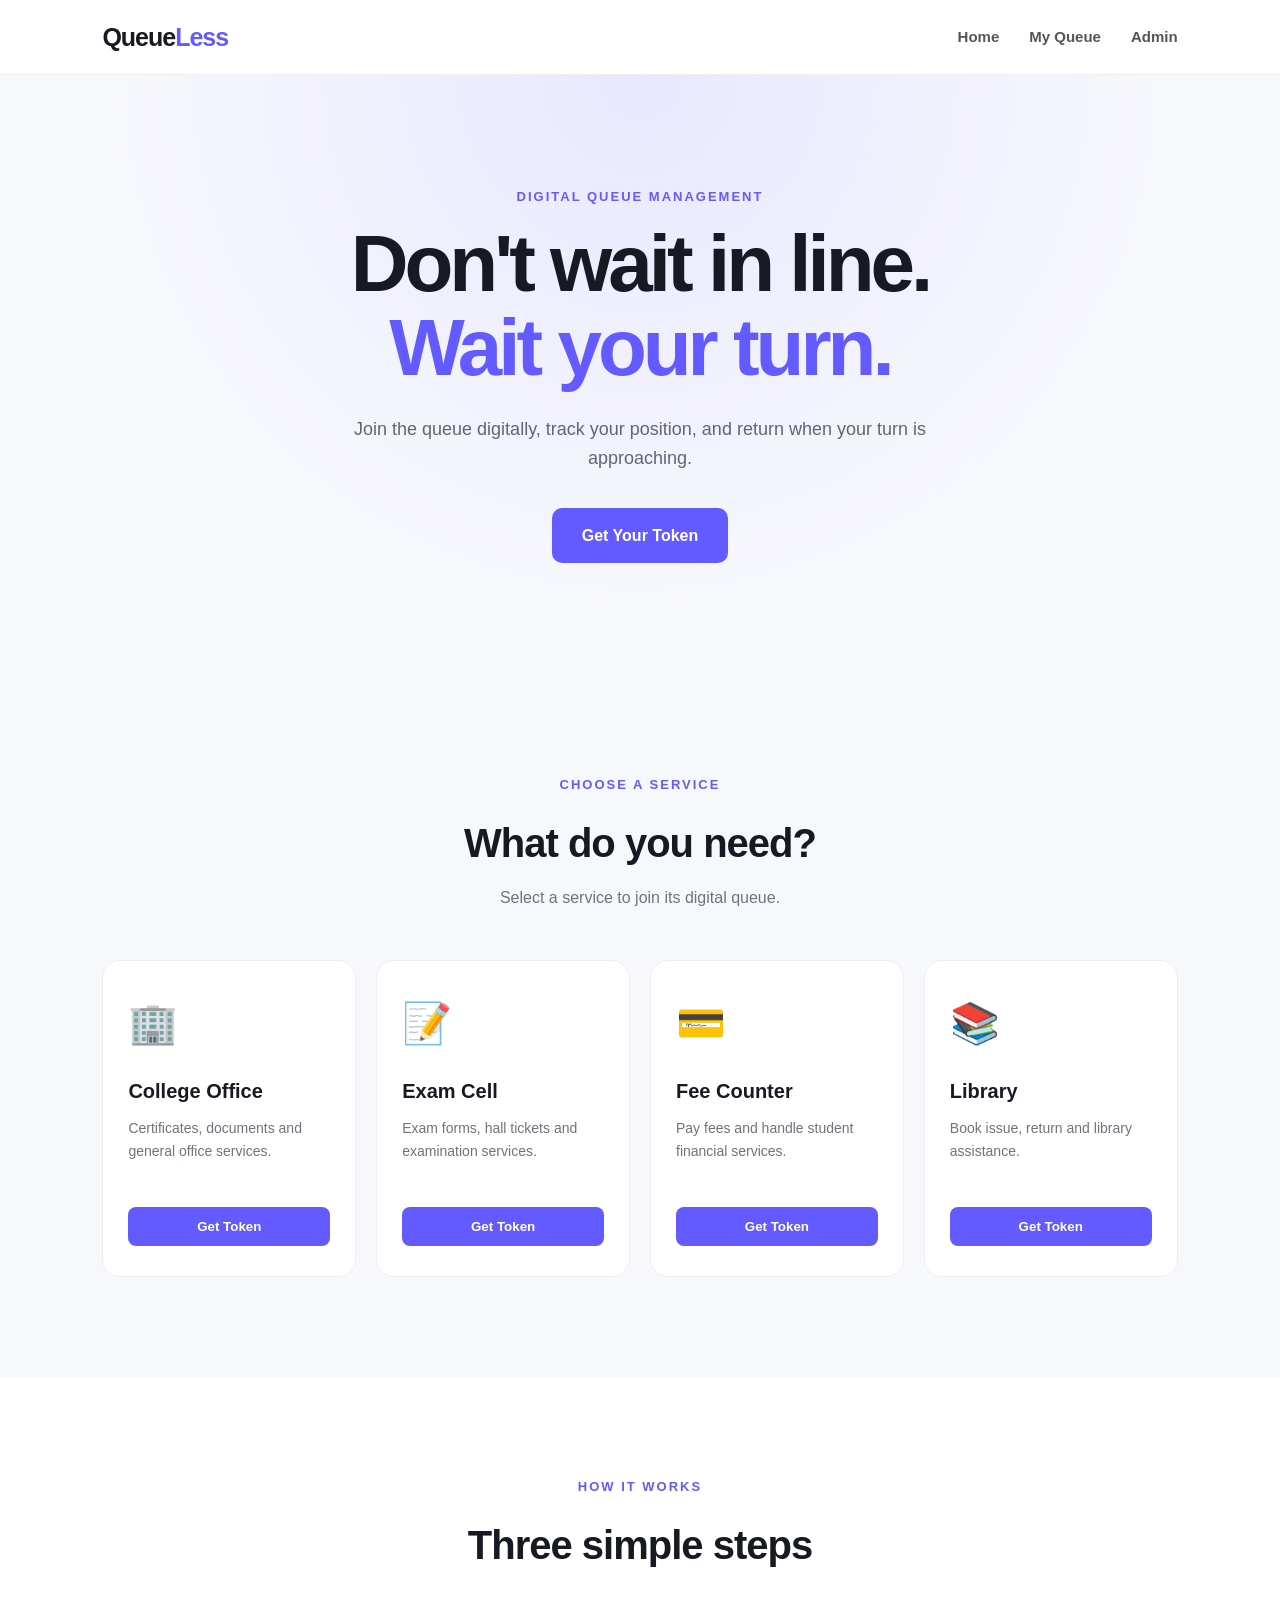
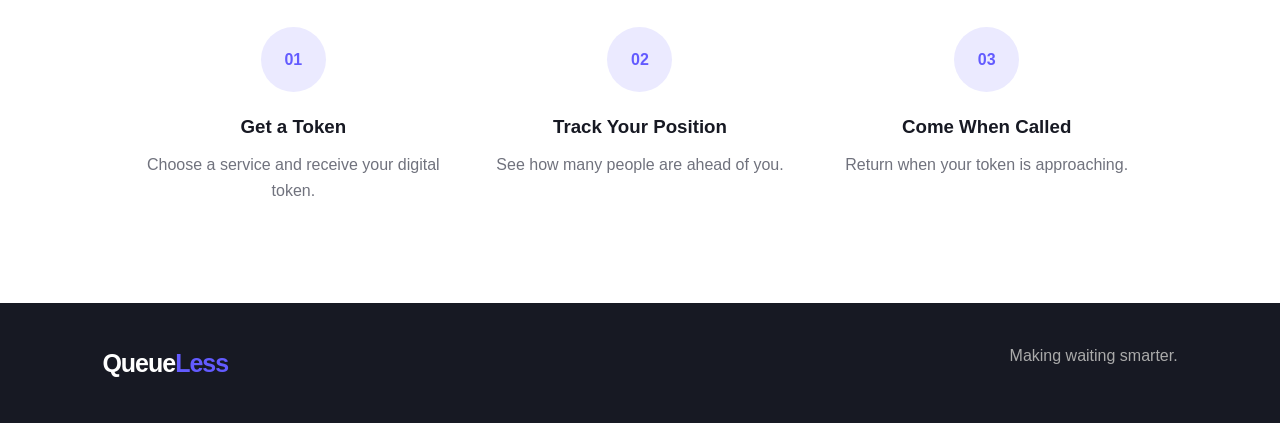
<file: index.html>
<!DOCTYPE html>
<html lang="en">
<head>
    <meta charset="UTF-8">
    <meta name="viewport" content="width=device-width, initial-scale=1.0">

    <title>QueueLess - Digital Queue Management</title>

    <link rel="stylesheet" href="style.css">
</head>

<body>

    <!-- Navigation -->
    <nav class="navbar">

        <div class="logo">
            Queue<span>Less</span>
        </div>

        <div class="nav-links">
            <a href="index.html">Home</a>
            <a href="student.html">My Queue</a>
            <a href="admin.html">Admin</a>
        </div>

    </nav>


    <!-- Hero Section -->
    <section class="hero">

        <div class="hero-content">

            <p class="small-title">DIGITAL QUEUE MANAGEMENT</p>

            <h1>
                Don't wait in line.
                <span>Wait your turn.</span>
            </h1>

            <p class="hero-description">
                Join the queue digitally, track your position,
                and return when your turn is approaching.
            </p>

            <a href="#services" class="main-button">
                Get Your Token
            </a>

        </div>

    </section>


    <!-- Services -->
    <section class="services" id="services">

        <div class="section-heading">

            <p class="small-title">CHOOSE A SERVICE</p>

            <h2>
                What do you need?
            </h2>

            <p>
                Select a service to join its digital queue.
            </p>

        </div>


        <div class="service-container">

            <!-- College Office -->
            <div class="service-card">

                <div class="service-icon">
                    🏢
                </div>

                <h3>College Office</h3>

                <p>
                    Certificates, documents and general office services.
                </p>

                <button
                    class="service-button"
                    onclick="getToken('College Office')">

                    Get Token

                </button>

            </div>


            <!-- Exam Cell -->
            <div class="service-card">

                <div class="service-icon">
                    📝
                </div>

                <h3>Exam Cell</h3>

                <p>
                    Exam forms, hall tickets and examination services.
                </p>

                <button
                    class="service-button"
                    onclick="getToken('Exam Cell')">

                    Get Token

                </button>

            </div>


            <!-- Fee Counter -->
            <div class="service-card">

                <div class="service-icon">
                    💳
                </div>

                <h3>Fee Counter</h3>

                <p>
                    Pay fees and handle student financial services.
                </p>

                <button
                    class="service-button"
                    onclick="getToken('Fee Counter')">

                    Get Token

                </button>

            </div>


            <!-- Library -->
            <div class="service-card">

                <div class="service-icon">
                    📚
                </div>

                <h3>Library</h3>

                <p>
                    Book issue, return and library assistance.
                </p>

                <button
                    class="service-button"
                    onclick="getToken('Library')">

                    Get Token

                </button>

            </div>

        </div>

    </section>


    <!-- How it works -->
    <section class="how-it-works">

        <div class="section-heading">

            <p class="small-title">HOW IT WORKS</p>

            <h2>
                Three simple steps
            </h2>

        </div>


        <div class="steps">

            <div class="step">

                <div class="step-number">
                    01
                </div>

                <h3>Get a Token</h3>

                <p>
                    Choose a service and receive your digital token.
                </p>

            </div>


            <div class="step">

                <div class="step-number">
                    02
                </div>

                <h3>Track Your Position</h3>

                <p>
                    See how many people are ahead of you.
                </p>

            </div>


            <div class="step">

                <div class="step-number">
                    03
                </div>

                <h3>Come When Called</h3>

                <p>
                    Return when your token is approaching.
                </p>

            </div>

        </div>

    </section>


    <!-- Footer -->
    <footer>

        <div class="logo">
            Queue<span>Less</span>
        </div>

        <p>
            Making waiting smarter.
        </p>

    </footer>


    <script src="script.js"></script>

</body>
</html>
</file>
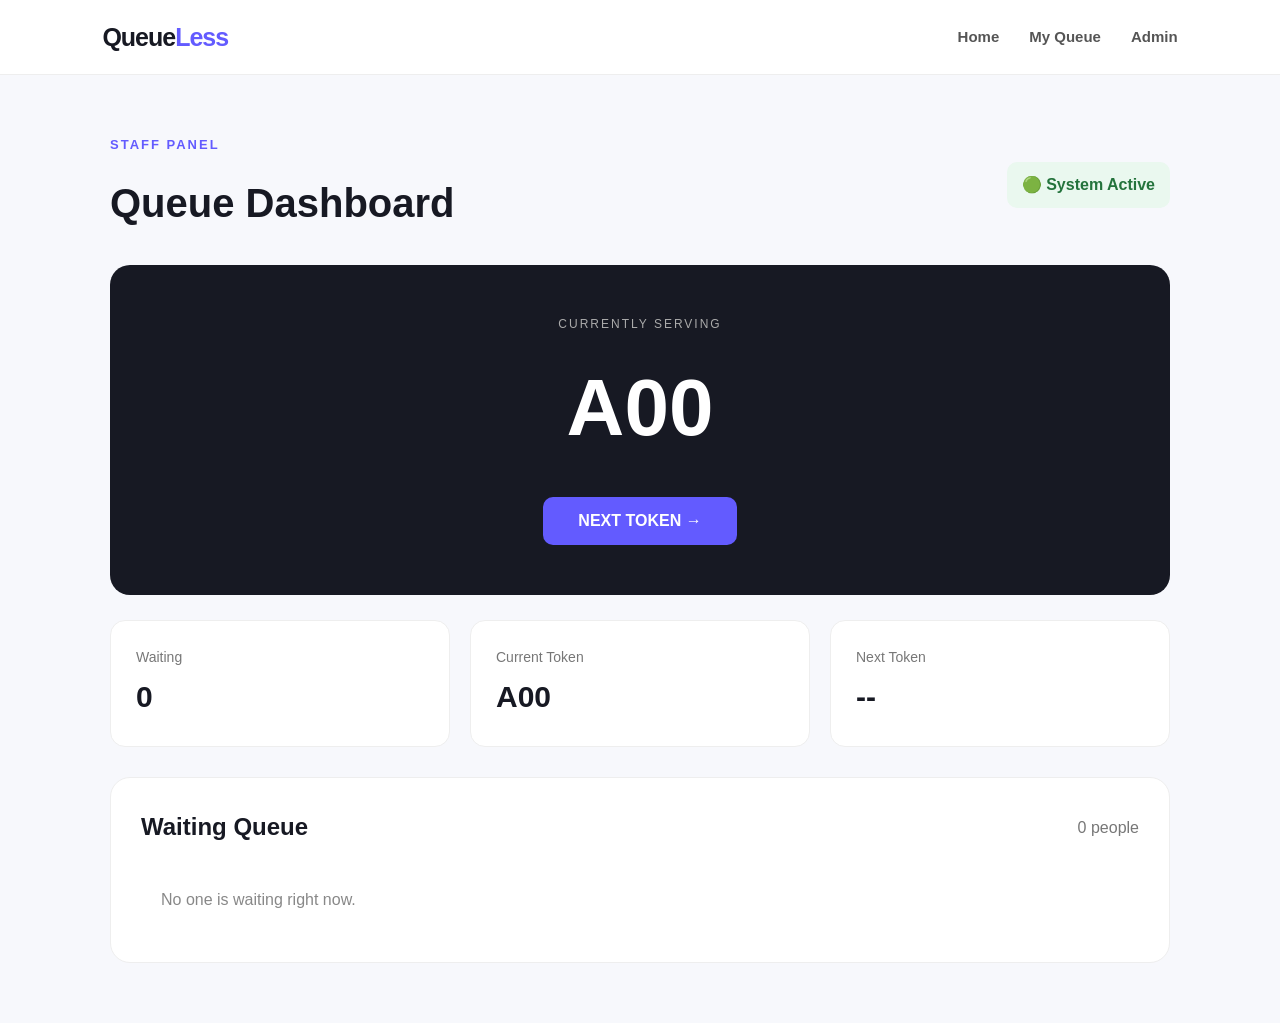
<file: admin.html>
<!DOCTYPE html>
<html lang="en">

<head>

    <meta charset="UTF-8">

    <meta name="viewport"
          content="width=device-width, initial-scale=1.0">

    <title>Admin Dashboard - QueueLess</title>

    <link rel="stylesheet" href="style.css">

</head>


<body>


    <!-- Navigation -->

    <nav class="navbar">

        <div class="logo">
            Queue<span>Less</span>
        </div>


        <div class="nav-links">

            <a href="index.html">
                Home
            </a>

            <a href="student.html">
                My Queue
            </a>

            <a href="admin.html">
                Admin
            </a>

        </div>

    </nav>



    <!-- Admin Dashboard -->

    <main class="admin-page">


        <div class="admin-header">

            <div>

                <p class="small-title">
                    STAFF PANEL
                </p>

                <h1>
                    Queue Dashboard
                </h1>

            </div>


            <div class="admin-status">
                🟢 System Active
            </div>

        </div>



        <!-- Current Token -->

        <section class="current-serving">


            <p>
                CURRENTLY SERVING
            </p>


            <h2 id="adminCurrentToken">
                A00
            </h2>


            <button
                class="next-button"
                onclick="nextToken()">

                NEXT TOKEN →

            </button>


        </section>



        <!-- Statistics -->

        <section class="admin-stats">


            <div class="admin-stat">

                <p>
                    Waiting
                </p>

                <h3 id="waitingCount">
                    0
                </h3>

            </div>


            <div class="admin-stat">

                <p>
                    Current Token
                </p>

                <h3 id="adminCurrentSmall">
                    A00
                </h3>

            </div>


            <div class="admin-stat">

                <p>
                    Next Token
                </p>

                <h3 id="nextWaiting">
                    A01
                </h3>

            </div>


        </section>



        <!-- Waiting list -->

        <section class="waiting-section">


            <div class="waiting-header">

                <h2>
                    Waiting Queue
                </h2>

                <span id="queueCount">
                    0 people
                </span>

            </div>


            <div id="waitingList"
                 class="waiting-list">

            </div>


        </section>


    </main>



    <script src="admin.js"></script>

</body>

</html>
</file>
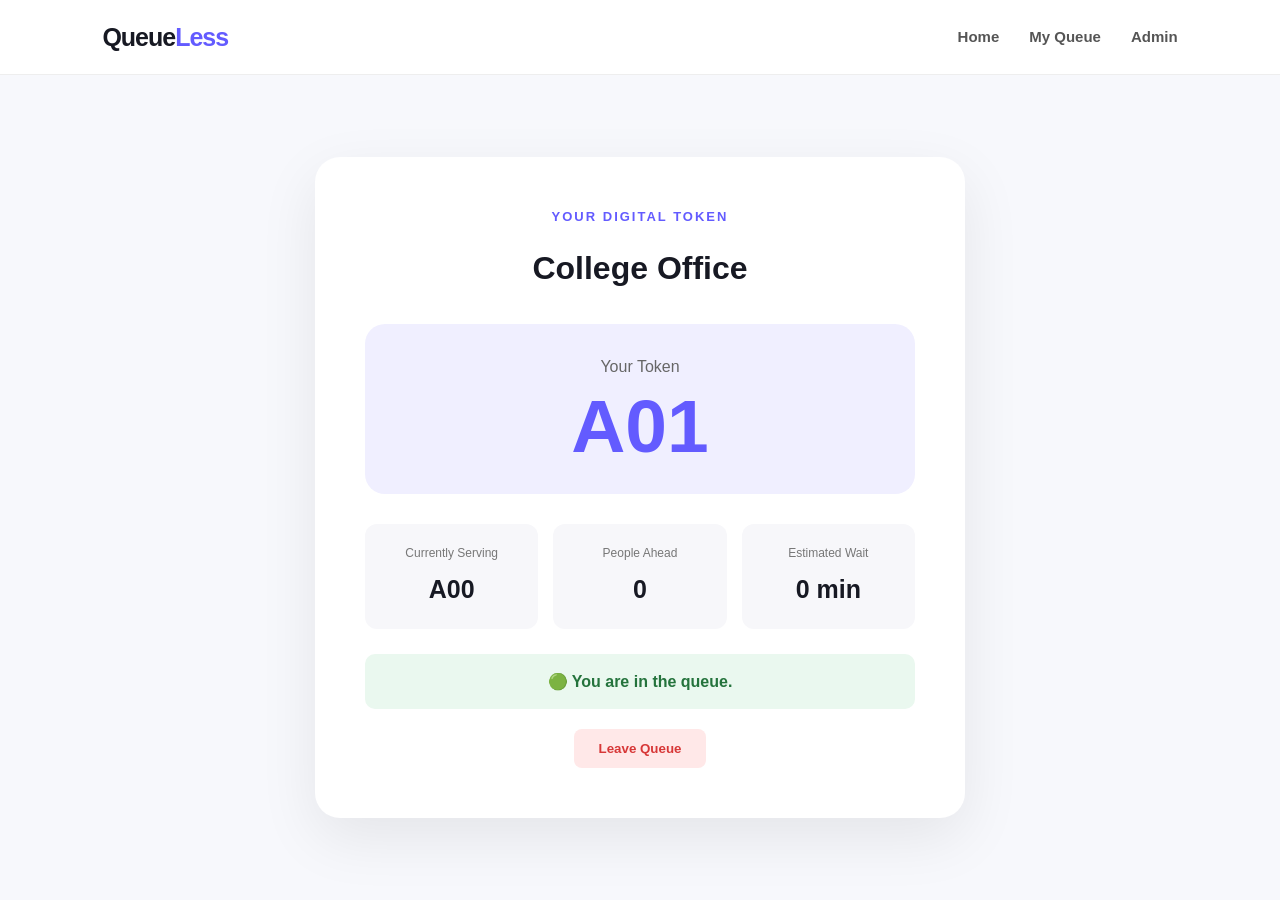
<file: student.html>
<!DOCTYPE html>
<html lang="en">

<head>

    <meta charset="UTF-8">

    <meta name="viewport"
          content="width=device-width, initial-scale=1.0">

    <title>My Queue - QueueLess</title>

    <link rel="stylesheet" href="style.css">

</head>


<body>


    <!-- Navigation -->

    <nav class="navbar">

        <div class="logo">
            Queue<span>Less</span>
        </div>

        <div class="nav-links">

            <a href="index.html">
                Home
            </a>

            <a href="student.html">
                My Queue
            </a>

            <a href="admin.html">
                Admin
            </a>

        </div>

    </nav>



    <!-- Student Queue -->

    <main class="queue-page">

        <div class="queue-card">


            <p class="small-title">
                YOUR DIGITAL TOKEN
            </p>


            <h1 id="serviceName">
                College Office
            </h1>


            <div class="token-display">

                <p>Your Token</p>

                <h2 id="myToken">
                    A01
                </h2>

            </div>



            <!-- Queue information -->

            <div class="queue-info">


                <div class="info-box">

                    <p>
                        Currently Serving
                    </p>

                    <h3 id="currentToken">
                        A00
                    </h3>

                </div>



                <div class="info-box">

                    <p>
                        People Ahead
                    </p>

                    <h3 id="peopleAhead">
                        0
                    </h3>

                </div>



                <div class="info-box">

                    <p>
                        Estimated Wait
                    </p>

                    <h3 id="waitTime">
                        0 min
                    </h3>

                </div>


            </div>



            <!-- Status -->

            <div
                id="queueStatus"
                class="queue-status">

                🟢 You are in the queue.

            </div>



            <!-- Leave Queue -->

            <button
                class="leave-button"
                onclick="leaveQueue()">

                Leave Queue

            </button>


        </div>

    </main>



    <script src="script.js"></script>

</body>

</html>
</file>
<file: style.css>
/* ==============================
   BASIC RESET
================================= */

* {
    margin: 0;
    padding: 0;
    box-sizing: border-box;
}


html {
    scroll-behavior: smooth;
}


body {
    font-family: Arial, Helvetica, sans-serif;
    background: #f7f8fc;
    color: #171923;
    line-height: 1.6;
}


a {
    text-decoration: none;
    color: inherit;
}


button {
    font-family: inherit;
    cursor: pointer;
}


/* ==============================
   NAVBAR
================================= */

.navbar {
    height: 75px;

    display: flex;
    align-items: center;
    justify-content: space-between;

    padding: 0 8%;

    background: white;

    border-bottom: 1px solid #eeeeee;
}


.logo {
    font-size: 25px;
    font-weight: 800;
    letter-spacing: -1px;
}


.logo span {
    color: #635bff;
}


.nav-links {
    display: flex;
    gap: 30px;
}


.nav-links a {
    font-size: 15px;
    font-weight: 600;
    color: #555;
    transition: 0.3s;
}


.nav-links a:hover {
    color: #635bff;
}


/* ==============================
   HERO
================================= */

.hero {
    min-height: 600px;

    display: flex;
    align-items: center;
    justify-content: center;

    text-align: center;

    padding: 80px 20px;

    background:
        radial-gradient(
            circle at top,
            #e9e7ff,
            #f7f8fc 60%
        );
}


.hero-content {
    max-width: 850px;
}


.small-title {
    color: #635bff;
    font-size: 13px;
    font-weight: 800;
    letter-spacing: 2px;
    margin-bottom: 15px;
}


.hero h1 {
    font-size: clamp(45px, 7vw, 80px);
    line-height: 1.05;
    letter-spacing: -4px;
    margin-bottom: 25px;
}


.hero h1 span {
    color: #635bff;
    display: block;
}


.hero-description {
    max-width: 600px;
    margin: 0 auto 35px;

    font-size: 18px;
    color: #626574;
}


.main-button {
    display: inline-block;

    padding: 15px 30px;

    background: #635bff;
    color: white;

    border-radius: 10px;

    font-weight: 700;

    transition: 0.3s;
}


.main-button:hover {
    transform: translateY(-3px);
    box-shadow: 0 10px 25px rgba(99, 91, 255, 0.25);
}


/* ==============================
   SECTIONS
================================= */

.services {
    padding: 100px 8%;
}


.section-heading {
    text-align: center;
    margin-bottom: 50px;
}


.section-heading h2 {
    font-size: 40px;
    letter-spacing: -1px;
    margin-bottom: 10px;
}


.section-heading p:last-child {
    color: #70727d;
}


/* ==============================
   SERVICE CARDS
================================= */

.service-container {
    max-width: 1100px;
    margin: auto;

    display: grid;

    grid-template-columns:
        repeat(4, 1fr);

    gap: 20px;
}


.service-card {
    background: white;

    padding: 30px 25px;

    border-radius: 18px;

    border: 1px solid #eeeeee;

    transition: 0.3s;
}


.service-card:hover {
    transform: translateY(-7px);

    box-shadow:
        0 15px 40px rgba(0, 0, 0, 0.08);
}


.service-icon {
    font-size: 40px;
    margin-bottom: 20px;
}


.service-card h3 {
    font-size: 20px;
    margin-bottom: 10px;
}


.service-card p {
    color: #70727d;
    font-size: 14px;

    min-height: 70px;
}


.service-button {
    width: 100%;

    margin-top: 20px;

    padding: 12px;

    border: none;

    border-radius: 8px;

    background: #635bff;

    color: white;

    font-weight: 700;

    transition: 0.3s;
}


.service-button:hover {
    background: #5048e5;
}


/* ==============================
   HOW IT WORKS
================================= */

.how-it-works {
    padding: 100px 8%;
    background: white;
}


.steps {
    max-width: 1000px;

    margin: auto;

    display: grid;

    grid-template-columns:
        repeat(3, 1fr);

    gap: 40px;

    text-align: center;
}


.step-number {
    width: 65px;
    height: 65px;

    display: flex;
    align-items: center;
    justify-content: center;

    margin: 0 auto 20px;

    border-radius: 50%;

    background: #ebeaff;

    color: #635bff;

    font-weight: 800;
}


.step h3 {
    margin-bottom: 10px;
}


.step p {
    color: #70727d;
}


/* ==============================
   FOOTER
================================= */

footer {
    padding: 40px 8%;

    display: flex;

    justify-content: space-between;

    background: #171923;

    color: white;
}


footer p {
    color: #aaa;
}


/* ==============================
   STUDENT QUEUE PAGE
================================= */

.queue-page {
    min-height: calc(100vh - 75px);

    display: flex;

    align-items: center;
    justify-content: center;

    padding: 50px 20px;
}


.queue-card {
    width: 100%;
    max-width: 650px;

    padding: 50px;

    background: white;

    border-radius: 25px;

    box-shadow:
        0 20px 60px rgba(0, 0, 0, 0.08);

    text-align: center;
}


.queue-card h1 {
    margin-bottom: 30px;
}


.token-display {
    padding: 30px;

    background: #f0efff;

    border-radius: 20px;

    margin-bottom: 30px;
}


.token-display p {
    color: #666;
}


.token-display h2 {
    font-size: 75px;

    line-height: 1;

    color: #635bff;

    margin-top: 10px;
}


.queue-info {
    display: grid;

    grid-template-columns:
        repeat(3, 1fr);

    gap: 15px;

    margin-bottom: 25px;
}


.info-box {
    padding: 20px;

    background: #f7f7fa;

    border-radius: 12px;
}


.info-box p {
    font-size: 12px;
    color: #777;
}


.info-box h3 {
    font-size: 25px;
    margin-top: 5px;
}


.queue-status {
    padding: 15px;

    background: #eaf8ef;

    color: #24733c;

    border-radius: 10px;

    margin-bottom: 20px;

    font-weight: 600;
}


.leave-button {
    border: none;

    background: #ffe8e8;

    color: #d73737;

    padding: 12px 25px;

    border-radius: 8px;

    font-weight: 700;
}


/* ==============================
   ADMIN PAGE
================================= */

.admin-page {
    max-width: 1100px;

    margin: auto;

    padding: 60px 20px;
}


.admin-header {
    display: flex;

    justify-content: space-between;

    align-items: center;

    margin-bottom: 30px;
}


.admin-header h1 {
    font-size: 40px;
}


.admin-status {
    padding: 10px 15px;

    background: #eaf8ef;

    border-radius: 10px;

    color: #24733c;

    font-weight: 600;
}


/* Current serving */

.current-serving {
    background: #171923;

    color: white;

    padding: 50px;

    border-radius: 20px;

    text-align: center;

    margin-bottom: 25px;
}


.current-serving p {
    color: #aaa;

    letter-spacing: 2px;

    font-size: 12px;
}


.current-serving h2 {
    font-size: 80px;

    margin: 10px 0 25px;
}


.next-button {
    padding: 15px 35px;

    border: none;

    border-radius: 10px;

    background: #635bff;

    color: white;

    font-weight: 800;

    font-size: 16px;
}


.next-button:hover {
    background: #7a73ff;
}


/* Admin stats */

.admin-stats {
    display: grid;

    grid-template-columns:
        repeat(3, 1fr);

    gap: 20px;

    margin-bottom: 30px;
}


.admin-stat {
    background: white;

    padding: 25px;

    border-radius: 15px;

    border: 1px solid #eee;
}


.admin-stat p {
    color: #777;

    font-size: 14px;
}


.admin-stat h3 {
    font-size: 30px;

    margin-top: 5px;
}


/* Waiting section */

.waiting-section {
    background: white;

    padding: 30px;

    border-radius: 20px;

    border: 1px solid #eee;
}


.waiting-header {
    display: flex;

    justify-content: space-between;

    align-items: center;

    margin-bottom: 20px;
}


.waiting-header span {
    color: #777;
}


.waiting-list {
    display: flex;

    flex-wrap: wrap;

    gap: 10px;
}


.waiting-token {
    padding: 12px 18px;

    background: #f0efff;

    color: #635bff;

    border-radius: 8px;

    font-weight: 800;
}


.empty-queue {
    color: #888;

    padding: 20px;
}


/* ==============================
   MOBILE
================================= */

@media (max-width: 900px) {

    .service-container {
        grid-template-columns:
            repeat(2, 1fr);
    }

}


@media (max-width: 650px) {

    .navbar {
        padding: 0 5%;
    }


    .nav-links {
        gap: 12px;
    }


    .nav-links a {
        font-size: 12px;
    }


    .hero h1 {
        letter-spacing: -2px;
    }


    .service-container {
        grid-template-columns: 1fr;
    }


    .steps {
        grid-template-columns: 1fr;
    }


    .queue-card {
        padding: 30px 20px;
    }


    .queue-info {
        grid-template-columns: 1fr;
    }


    .token-display h2 {
        font-size: 60px;
    }


    .admin-header {
        flex-direction: column;

        align-items: flex-start;

        gap: 15px;
    }


    .admin-header h1 {
        font-size: 30px;
    }


    .admin-stats {
        grid-template-columns: 1fr;
    }


    footer {
        flex-direction: column;

        gap: 10px;
    }

}
</file>
